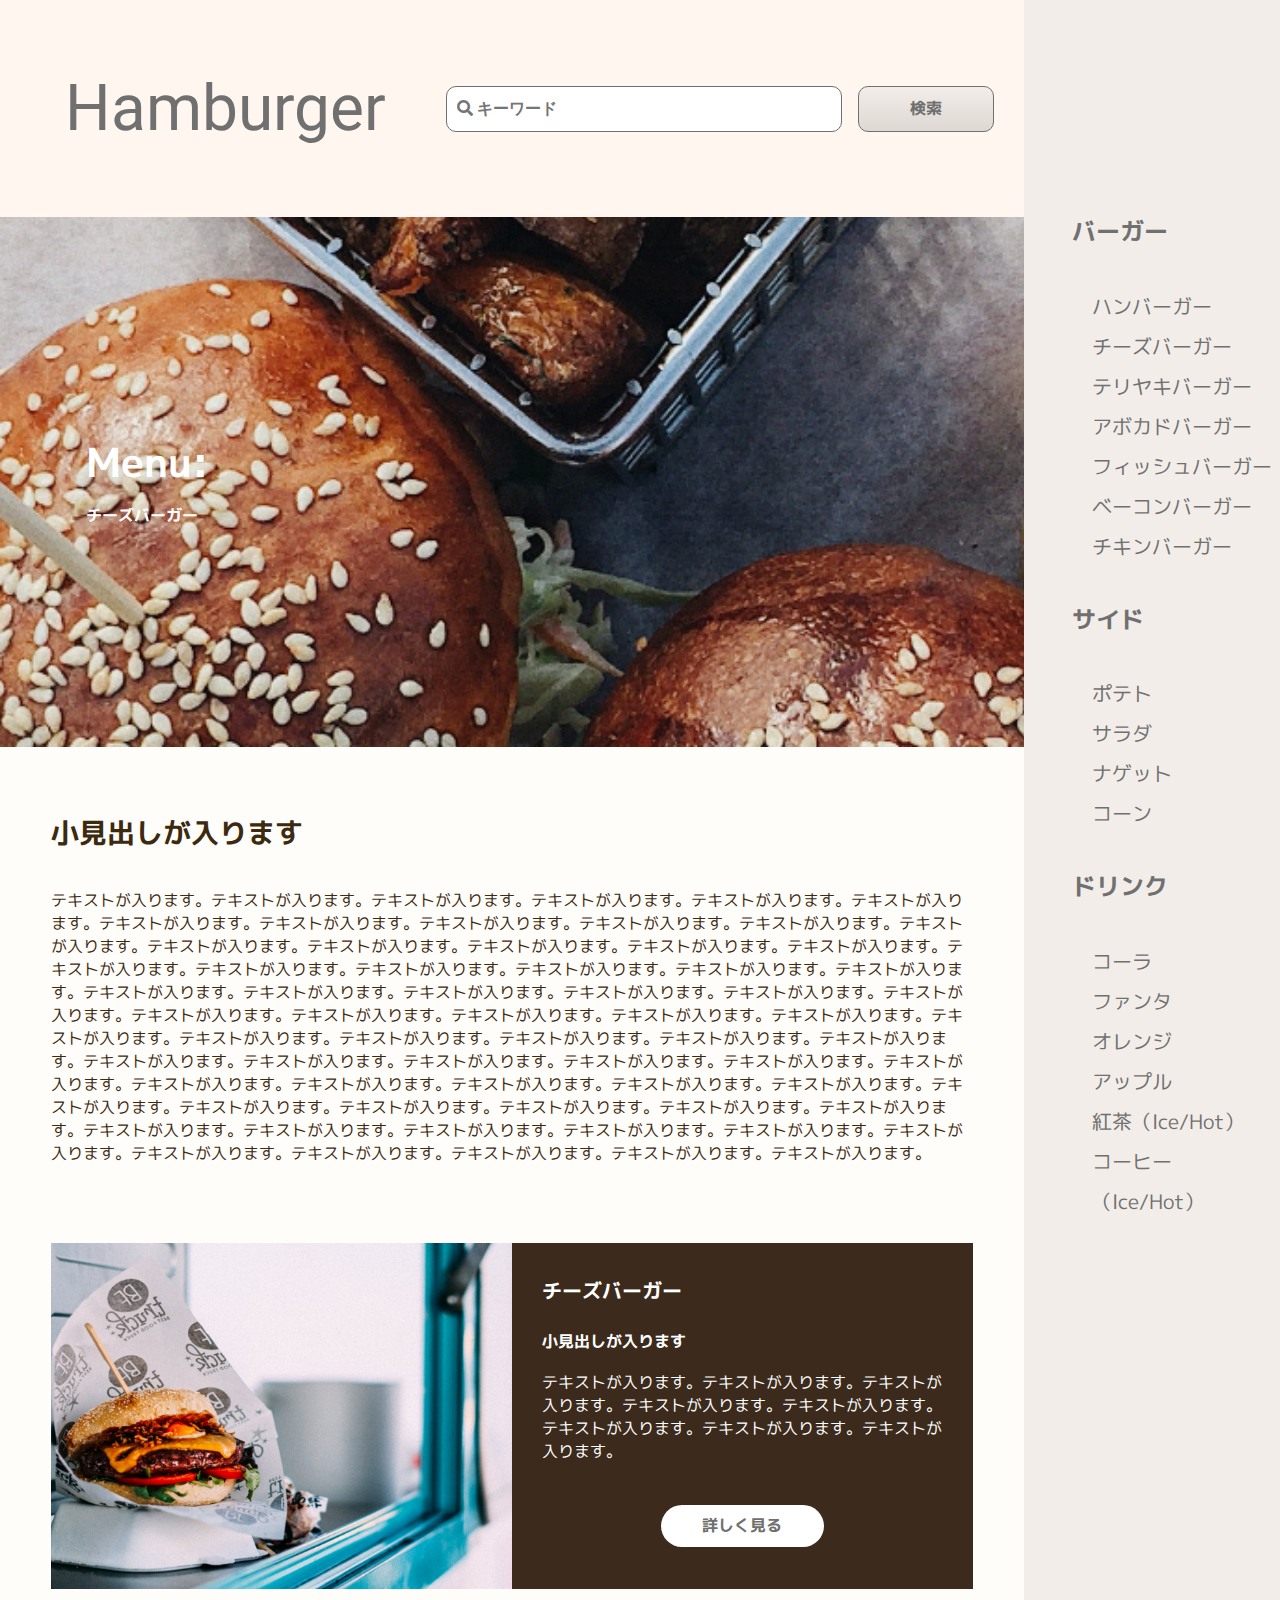
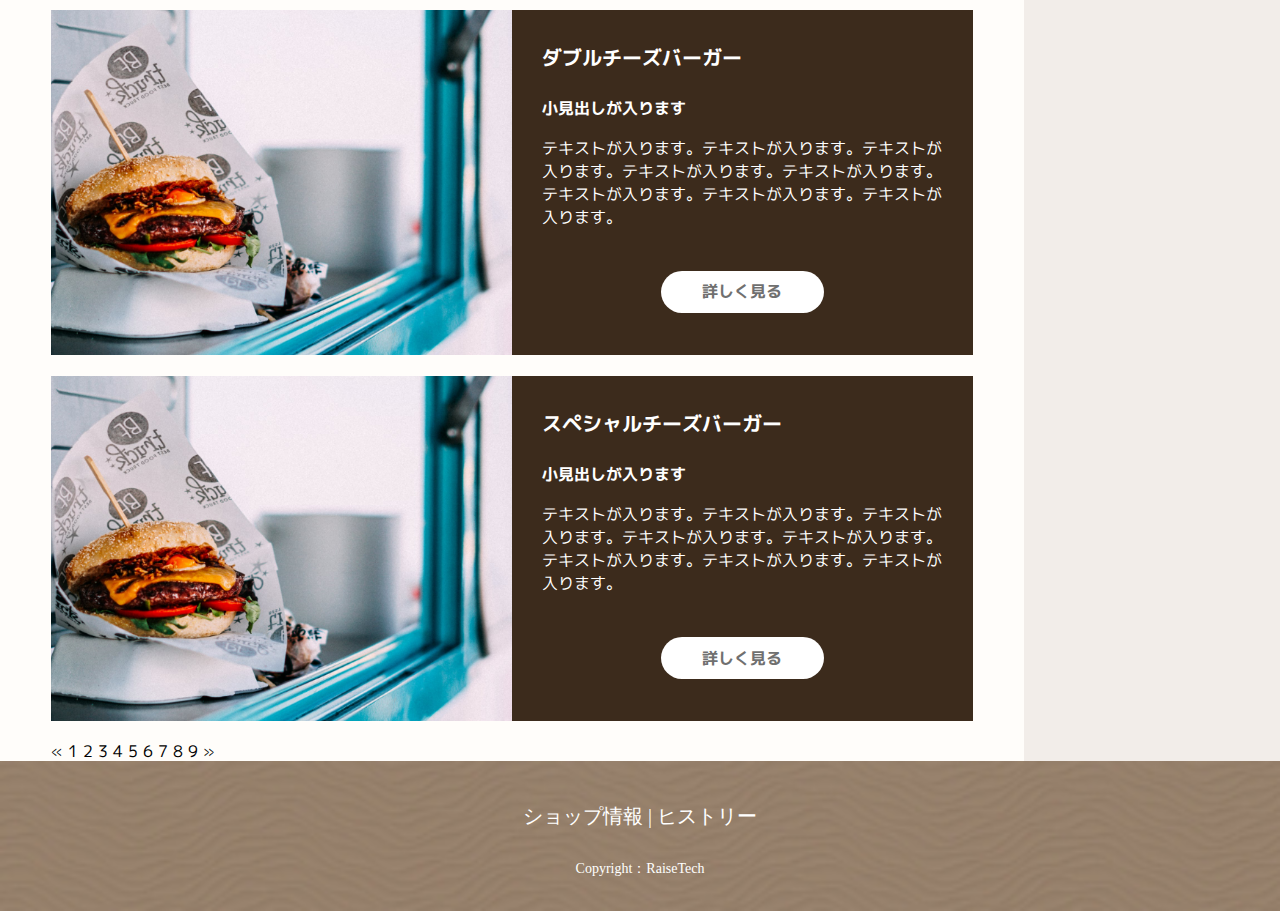
<file: archive.html>
<!DOCTYPE html>
<html lang="ja">
<head>
    <meta charset="UTF-8">
    <title>Hamburger Site</title>
    <link rel="stylesheet" href="./style.css">
    <link href="https://fonts.googleapis.com/css2?family=Roboto:wght@700&display=swap" rel="stylesheet">
    <link href="https://fonts.googleapis.com/css2?family=M+PLUS+1p:wght@100;300;400;500;700;800;900&display=swap" rel="stylesheet">
    <link href="https://use.fontawesome.com/releases/v5.15.1/css/all.css" rel="stylesheet">
    <script type="text/javascript" src="https://code.jquery.com/jquery-3.4.1.min.js"></script>
</head>
<body>
    <div class="l-main">
        <div class="l-main__left">
            <!--ヘッダー-->
            <header class="l-header p-header">
                <div class="p-header__logo">
                    <h1>Hamburger</h1>
                </div>
                <form class="p-search-form" action="#" method="post">
                    <input type="search" class="p-search-form__search fas" name="search" placeholder="&#xf002; キーワード">
                    <input type="submit" class="p-search-form__submit" name="submit" value="検索">
                </form>
                <div class="p-toggle-btn">
                    <span class="p-toggle-btn__menu">Menu</span>
                    <div class="p-toggle-btn__close-btn">
                        <span class="p-toggle-btn__close-btn__close"></span>
                    </div>
                </div>
            </header>
                
            <!--メインコンテンツ-->
            <main>
                <div class="p-main">
                    <div class="p-main__background"></div>
                    <div class="p-main__wrapper">
                        <img class="p-main__wrapper__img" src="./img/page-title_arcive@2x.jpg">
                        <div class="p-main__wrapper__title">
                            <h2>Menu:</h2>
                            <p>チーズバーガー</p>
                        </div>
                    </div>
                    <!--タイトル-->
                    <div class="p-archive">
                        <div class="p-archive__text">
                            <div class="p-archive__text__ttl">
                            <h3>小見出しが入ります</h3>
                            </div>
                            <div class="p-archive__text__detail">
                            <p>テキストが入ります。テキストが入ります。テキストが入ります。テキストが入ります。テキストが入ります。テキストが入ります。テキストが入ります。テキストが入ります。テキストが入ります。テキストが入ります。テキストが入ります。テキストが入ります。テキストが入ります。テキストが入ります。テキストが入ります。テキストが入ります。テキストが入ります。テキストが入ります。テキストが入ります。テキストが入ります。テキストが入ります。テキストが入ります。テキストが入ります。テキストが入ります。テキストが入ります。テキストが入ります。テキストが入ります。テキストが入ります。テキストが入ります。テキストが入ります。テキストが入ります。テキストが入ります。テキストが入ります。テキストが入ります。テキストが入ります。テキストが入ります。テキストが入ります。テキストが入ります。テキストが入ります。テキストが入ります。テキストが入ります。テキストが入ります。テキストが入ります。テキストが入ります。テキストが入ります。テキストが入ります。テキストが入ります。テキストが入ります。テキストが入ります。テキストが入ります。テキストが入ります。テキストが入ります。テキストが入ります。テキストが入ります。テキストが入ります。テキストが入ります。テキストが入ります。テキストが入ります。テキストが入ります。テキストが入ります。テキストが入ります。テキストが入ります。テキストが入ります。テキストが入ります。テキストが入ります。テキストが入ります。テキストが入ります。テキストが入ります。</p>
                            </div>
                        </div>
                        <!--チーズバーガー-->
                        <div class="p-archive__menu">
                            <img src="./img/e3472c768077e90f47f5ca3c6ba0144e.png">
                            <div class="p-archive__menu__text">
                                <h4>チーズバーガー</h4>
                                <h5>小見出しが入ります</h5>
                                <p>テキストが入ります。テキストが入ります。テキストが入ります。テキストが入ります。テキストが入ります。テキストが入ります。テキストが入ります。テキストが入ります。</p>
                                <div class="c-archive__button p-archive__button">
                                    <p><a href="#">詳しく見る</a></p>
                                </div>
                            </div>
                        </div>
                        <!--ダブルチーズバーガー-->
                        <div class="p-archive__menu">
                            <img src="./img/e3472c768077e90f47f5ca3c6ba0144e.png">
                            <div class="p-archive__menu__text">
                                <h4>ダブルチーズバーガー</h4>
                                <h5>小見出しが入ります</h5>
                                <p>テキストが入ります。テキストが入ります。テキストが入ります。テキストが入ります。テキストが入ります。テキストが入ります。テキストが入ります。テキストが入ります。</p>
                                <div class="c-archive__button p-archive__button">
                                    <p><a href="#">詳しく見る</a></p>
                                </div>
                            </div>
                        </div>
                        <!--スペシャルチーズバーガー-->
                        <div class="p-archive__menu">
                            <img src="./img/e3472c768077e90f47f5ca3c6ba0144e.png">
                            <div class="p-archive__menu__text">
                                <h4>スペシャルチーズバーガー</h4>
                                <h5>小見出しが入ります</h5>
                                <p>テキストが入ります。テキストが入ります。テキストが入ります。テキストが入ります。テキストが入ります。テキストが入ります。テキストが入ります。テキストが入ります。</p>
                                <div class="c-archive__button p-archive__button">
                                    <p><a href="#">詳しく見る</a></p>
                                </div>
                            </div>
                        </div>
                        <div class="p-archive__pagination">
                            <a class="prev page-numbers" href="https://techacademy.jp/magazine/category/webdesign/">«</a><!-- 現在の前のページへのリンク -->
                            <span class="page-numbers current">1</span><!-- 現在閲覧しているページ(1ページ) -->
                            <a class="page-numbers" href="/archive/page/2">2</a><!-- 2ページ目へのリンク -->
                            <a class="page-numbers" href="/archive/page/3">3</a><!-- 3ページ目へのリンク -->
                            <a class="page-numbers" href="/archive/page/4">4</a><!-- 4ページ目へのリンク -->
                            <a class="page-numbers" href="/archive/page/5">5</a><!-- 5ページ目へのリンク -->
                            <a class="page-numbers" href="/archive/page/6">6</a><!-- 6ページ目へのリンク -->
                            <a class="page-numbers" href="/archive/page/7">7</a><!-- 7ページ目へのリンク -->
                            <a class="page-numbers" href="/archive/page/8">8</a><!-- 8ページ目へのリンク -->
                            <a class="page-numbers" href="/archive/page/9">9</a><!-- 9ページ目へのリンク -->
                            <a class="next page-numbers" href="/archive/page/2">»</a><!-- 現在の次のページへのリンク -->
                          </div>
                    </div>
                </div>
            </main>
        </div>
        <!--サイドバー-->
        <aside class="l-sidebar p-sidebar">
            <ul class="p-sidebar__menu">
                <li class="p-sidebar__menu__category"><a href="#">バーガー</a>
                    <ul class="p-sidebar__menu__each">
                        <li><a href="#">ハンバーガー</a></li>
                        <li><a href="#">チーズバーガー</a></li>
                        <li><a href="#">テリヤキバーガー</a></li>
                        <li><a href="#">アボカドバーガー</a></li>
                        <li><a href="#">フィッシュバーガー</a></li>
                        <li><a href="#">ベーコンバーガー</a></li>
                        <li><a href="#">チキンバーガー</a></li>
                    </ul>
                </li>
                <li class="p-sidebar__menu__category"><a href="#">サイド</a>
                    <ul class="p-sidebar__menu__each">
                        <li><a href="#">ポテト</a></li>
                        <li><a href="#">サラダ</a></li>
                        <li><a href="#">ナゲット</a></li>
                        <li><a href="#">コーン</a></li>
                    </ul>
                </li>
                <li class="p-sidebar__menu__category"><a href="#">ドリンク</a>
                    <ul class="p-sidebar__menu__each">
                        <li><a href="#">コーラ</a></li>
                        <li><a href="#">ファンタ</a></li>
                        <li><a href="#">オレンジ</a></li>
                        <li><a href="#">アップル</a></li>
                        <li><a href="#">紅茶（Ice/Hot）</a></li>
                        <li><a href="#">コーヒー（Ice/Hot）</a></li>
                    </ul>
                </li>
            </ul>
        </aside>
    </div>
    <!--フッター-->
    <footer class="l-footer p-footer">
        <div class="p-footer__wrapper">
            <img class="p-footer__wrapper__img" src="img/pc_footer.jpg">
            <div class="p-footer__about">
                <p class="p-footer__about__shop"><a href="#">ショップ情報</a></p>
                <p class="p-footer__about__line">|</p>
                <p class="p-footer__about__history"><a href="#">ヒストリー</a></p>
            </div>
            <div class="p-footer__copy">
                <p>Copyright：RaiseTech</p>
            </div>
        </div>
    </footer>
    <script src="js/script.js"></script>
</body>
</html>
</file>
<file: style.css>
@charset "UTF-8";
/*! destyle.css v3.0.0 | MIT License | https://github.com/nicolas-cusan/destyle.css */
/* Reset box-model and set borders */
/* ============================================ */
*,
::before,
::after {
  box-sizing: border-box;
  border-style: solid;
  border-width: 0;
}

/* Document */
/* ============================================ */
/**
 * 1. Correct the line height in all browsers.
 * 2. Prevent adjustments of font size after orientation changes in iOS.
 * 3. Remove gray overlay on links for iOS.
 */
html {
  line-height: 1.15;
  /* 1 */
  -webkit-text-size-adjust: 100%;
  /* 2 */
  -webkit-tap-highlight-color: transparent;
  /* 3*/
}

/* Sections */
/* ============================================ */
/**
 * Remove the margin in all browsers.
 */
body {
  margin: 0;
}

/**
 * Render the `main` element consistently in IE.
 */
main {
  display: block;
}

/* Vertical rhythm */
/* ============================================ */
p,
table,
blockquote,
address,
pre,
iframe,
form,
figure,
dl {
  margin: 0;
}

/* Headings */
/* ============================================ */
h1,
h2,
h3,
h4,
h5,
h6 {
  font-size: inherit;
  font-weight: inherit;
  margin: 0;
}

/* Lists (enumeration) */
/* ============================================ */
ul,
ol {
  margin: 0;
  padding: 0;
  list-style: none;
}

/* Lists (definition) */
/* ============================================ */
dt {
  font-weight: bold;
}

dd {
  margin-left: 0;
}

/* Grouping content */
/* ============================================ */
/**
 * 1. Add the correct box sizing in Firefox.
 * 2. Show the overflow in Edge and IE.
 */
hr {
  box-sizing: content-box;
  /* 1 */
  height: 0;
  /* 1 */
  overflow: visible;
  /* 2 */
  border-top-width: 1px;
  margin: 0;
  clear: both;
  color: inherit;
}

/**
 * 1. Correct the inheritance and scaling of font size in all browsers.
 * 2. Correct the odd `em` font sizing in all browsers.
 */
pre {
  font-family: monospace, monospace;
  /* 1 */
  font-size: inherit;
  /* 2 */
}

address {
  font-style: inherit;
}

/* Text-level semantics */
/* ============================================ */
/**
 * Remove the gray background on active links in IE 10.
 */
a {
  background-color: transparent;
  text-decoration: none;
  color: inherit;
}

/**
 * 1. Remove the bottom border in Chrome 57-
 * 2. Add the correct text decoration in Chrome, Edge, IE, Opera, and Safari.
 */
abbr[title] {
  -webkit-text-decoration: underline dotted;
          text-decoration: underline dotted;
  /* 2 */
}

/**
 * Add the correct font weight in Chrome, Edge, and Safari.
 */
b,
strong {
  font-weight: bolder;
}

/**
 * 1. Correct the inheritance and scaling of font size in all browsers.
 * 2. Correct the odd `em` font sizing in all browsers.
 */
code,
kbd,
samp {
  font-family: monospace, monospace;
  /* 1 */
  font-size: inherit;
  /* 2 */
}

/**
 * Add the correct font size in all browsers.
 */
small {
  font-size: 80%;
}

/**
 * Prevent `sub` and `sup` elements from affecting the line height in
 * all browsers.
 */
sub,
sup {
  font-size: 75%;
  line-height: 0;
  position: relative;
  vertical-align: baseline;
}

sub {
  bottom: -0.25em;
}

sup {
  top: -0.5em;
}

/* Replaced content */
/* ============================================ */
/**
 * Prevent vertical alignment issues.
 */
svg,
img,
embed,
object,
iframe {
  vertical-align: bottom;
}

/* Forms */
/* ============================================ */
/**
 * Reset form fields to make them styleable.
 * 1. Make form elements stylable across systems iOS especially.
 * 2. Inherit text-transform from parent.
 */
button,
input,
optgroup,
select,
textarea {
  -webkit-appearance: none;
  /* 1 */
  -moz-appearance: none;
       appearance: none;
  vertical-align: middle;
  color: inherit;
  font: inherit;
  background: transparent;
  padding: 0;
  margin: 0;
  border-radius: 0;
  text-align: inherit;
  text-transform: inherit;
  /* 2 */
}

/**
 * Reset radio and checkbox appearance to preserve their look in iOS.
 */
[type=checkbox] {
  -webkit-appearance: checkbox;
  -moz-appearance: checkbox;
       appearance: checkbox;
}

[type=radio] {
  -webkit-appearance: radio;
  -moz-appearance: radio;
       appearance: radio;
}

/**
 * Correct cursors for clickable elements.
 */
button,
[type=button],
[type=reset],
[type=submit] {
  cursor: pointer;
}

button:disabled,
[type=button]:disabled,
[type=reset]:disabled,
[type=submit]:disabled {
  cursor: default;
}

/**
 * Improve outlines for Firefox and unify style with input elements & buttons.
 */
:-moz-focusring {
  outline: auto;
}

select:disabled {
  opacity: inherit;
}

/**
 * Remove padding
 */
option {
  padding: 0;
}

/**
 * Reset to invisible
 */
fieldset {
  margin: 0;
  padding: 0;
  min-width: 0;
}

legend {
  padding: 0;
}

/**
 * Add the correct vertical alignment in Chrome, Firefox, and Opera.
 */
progress {
  vertical-align: baseline;
}

/**
 * Remove the default vertical scrollbar in IE 10+.
 */
textarea {
  overflow: auto;
}

/**
 * Correct the cursor style of increment and decrement buttons in Chrome.
 */
[type=number]::-webkit-inner-spin-button,
[type=number]::-webkit-outer-spin-button {
  height: auto;
}

/**
 * 1. Correct the outline style in Safari.
 */
[type=search] {
  outline-offset: -2px;
  /* 1 */
}

/**
 * Remove the inner padding in Chrome and Safari on macOS.
 */
[type=search]::-webkit-search-decoration {
  -webkit-appearance: none;
}

/**
 * 1. Correct the inability to style clickable types in iOS and Safari.
 * 2. Fix font inheritance.
 */
::-webkit-file-upload-button {
  -webkit-appearance: button;
  /* 1 */
  font: inherit;
  /* 2 */
}

/**
 * Clickable labels
 */
label[for] {
  cursor: pointer;
}

/* Interactive */
/* ============================================ */
/*
 * Add the correct display in Edge, IE 10+, and Firefox.
 */
details {
  display: block;
}

/*
 * Add the correct display in all browsers.
 */
summary {
  display: list-item;
}

/*
 * Remove outline for editable content.
 */
[contenteditable]:focus {
  outline: auto;
}

/* Tables */
/* ============================================ */
/**
1. Correct table border color inheritance in all Chrome and Safari.
*/
table {
  border-color: inherit;
  /* 1 */
}

caption {
  text-align: left;
}

td,
th {
  vertical-align: top;
  padding: 0;
}

th {
  text-align: left;
  font-weight: bold;
}

* {
  transition-property: font-size, height, width, top, left, margin;
  transition-duration: 0.5s;
}

html {
  height: 100vh;
}

body {
  width: 100%;
}
body.is-open {
  position: fixed;
}
@media only screen and (min-width: 1280px) {
  body.is-open {
    position: static;
  }
}

h1 {
  font-family: "Roboto", sans-serif;
  font-size: 40px;
  color: #707070;
}
@media only screen and (min-width: 1280px) {
  h1 {
    font-size: 64px;
  }
}

h2 {
  font-family: "M PLUS 1p", sans-serif;
  font-size: 36px;
  font-weight: bold;
  color: #FFFFFF;
}
@media only screen and (min-width: 1280px) {
  h2 {
    font-size: 40px;
  }
}

.l-header {
  width: 100%;
  height: 217px;
}

.l-main {
  width: 100%;
}
@media only screen and (min-width: 1280px) {
  .l-main {
    display: flex;
  }
}
@media only screen and (min-width: 1280px) {
  .l-main__left {
    width: 80%;
  }
}

.l-sidebar {
  width: 100%;
  height: 100vh;
  overflow-y: auto;
  position: fixed;
  top: 0;
  left: 100%;
  z-index: 100;
  /*右からスライド*/
  transition: left 0.3s;
}
@media only screen and (min-width: 1280px) {
  .l-sidebar {
    width: 20%;
    height: auto;
    overflow-y: visible;
    position: static;
    left: 0;
    z-index: 0;
  }
}
.l-sidebar.is-open {
  left: 12%;
}
@media only screen and (min-width: 834px) {
  .l-sidebar.is-open {
    left: 56%;
  }
}
@media only screen and (min-width: 1280px) {
  .l-sidebar.is-open {
    left: 0;
  }
}

.l-footer {
  width: 100%;
  height: 150px;
}

.p-header {
  background-color: #FFF7EF;
  text-align: center;
  z-index: 100;
  height: 217px;
}
@media only screen and (min-width: 1280px) {
  .p-header {
    display: flex;
    align-items: center;
  }
}
.p-header__logo {
  padding: 36px 0;
}
@media only screen and (min-width: 1280px) {
  .p-header__logo {
    padding: 0 0 0 65px;
  }
}

.p-toggle-btn__menu {
  font-family: "Roboto", sans-serif;
  font-size: 20px;
  color: #707070;
  position: absolute;
  top: 20px;
  right: 18px;
  cursor: pointer;
}
@media only screen and (min-width: 834px) {
  .p-toggle-btn__menu {
    font-size: 34px;
  }
}
@media only screen and (min-width: 1280px) {
  .p-toggle-btn__menu {
    font-size: 34px;
    z-index: 1000;
    top: 90px;
    right: -130px;
    cursor: auto;
  }
}
.p-toggle-btn__close-btn {
  position: fixed;
  right: 15px;
  top: 23px;
  display: none;
  z-index: 200;
}
.p-toggle-btn__close-btn.is-open {
  display: block;
}
@media only screen and (min-width: 1280px) {
  .p-toggle-btn__close-btn.is-open {
    display: none;
  }
}
.p-toggle-btn__close-btn__close {
  display: block;
  position: relative;
  top: 0px;
  width: 32px;
  height: 32px;
}
.p-toggle-btn__close-btn__close::before {
  content: "";
  position: absolute;
  top: 50%;
  left: 50%;
  width: 6px;
  height: 40px;
  transform: translate(-50%, -50%) rotate(45deg);
  background-color: #707070;
}
.p-toggle-btn__close-btn__close::after {
  content: "";
  position: absolute;
  top: 50%;
  left: 50%;
  width: 6px;
  height: 40px;
  transform: translate(-50%, -50%) rotate(-45deg);
  background-color: #707070;
}

.p-search-form {
  display: block;
  margin: 0 auto;
  padding-bottom: 45px;
  font-family: "M PLUS 1p", sans-serif;
  font-size: 16px;
  font-weight: lighter;
  color: #707070;
}
@media only screen and (min-width: 1280px) {
  .p-search-form {
    padding-bottom: 0;
    margin-right: 30px;
  }
}
.p-search-form__search {
  width: 230px;
  height: 46px;
  background-color: #FFFFFF;
  border: solid 1px;
  border-radius: 10px;
  border-color: #707070;
  text-align: left;
  padding-left: 10px;
  margin-right: 12px;
}
@media only screen and (min-width: 834px) {
  .p-search-form__search {
    width: 396px;
  }
}
@media only screen and (min-width: 1280px) {
  .p-search-form__search {
    width: 396px;
  }
}
.p-search-form__submit {
  width: 78px;
  height: 46px;
  background: linear-gradient(180deg, #F2EDE9, #DED8D3);
  border: solid 1px;
  border-radius: 10px;
  border-color: #707070;
  font-weight: bold;
}
@media only screen and (min-width: 834px) {
  .p-search-form__submit {
    width: 136px;
  }
}

.p-main {
  background-color: #FFFDFA;
}
.p-main__background {
  position: fixed;
  left: 0;
  top: 0;
  width: 100vw;
  height: 100vh;
  z-index: 50;
  background: #000;
  opacity: 0;
  visibility: hidden;
  transition: all 0.6s;
  cursor: pointer;
}
.p-main__background.is-open {
  opacity: 0.5;
  visibility: visible;
}
@media only screen and (min-width: 1280px) {
  .p-main__background.is-open {
    visibility: hidden;
  }
}
.p-main__wrapper {
  width: 100%;
  height: 285px;
  margin-bottom: 36px;
  position: relative;
}
@media only screen and (min-width: 834px) {
  .p-main__wrapper {
    margin-bottom: 40px;
  }
}
@media only screen and (min-width: 1280px) {
  .p-main__wrapper {
    height: 530px;
    margin-bottom: 70px;
  }
}
.p-main__wrapper__img {
  width: 100%;
  height: 100%;
  -o-object-fit: cover;
     object-fit: cover;
  -o-object-position: 0 100%;
     object-position: 0 100%;
}
.p-main__wrapper__title {
  position: absolute;
  left: 25px;
  top: 50%;
  transform: translate(0, -50%);
}
@media only screen and (min-width: 834px) {
  .p-main__wrapper__title {
    left: 86px;
  }
}
@media only screen and (min-width: 1280px) {
  .p-main__wrapper__title {
    left: 86px;
  }
}
.p-main__wrapper__title p {
  color: #FFFFFF;
  font-family: "M PLUS 1p", sans-serif;
  font-size: 16px;
  font-weight: bold;
  margin-top: 21px;
}
.p-main__flex {
  width: 90%;
  margin: 0 auto;
}
@media only screen and (min-width: 834px) {
  .p-main__flex {
    display: flex;
    justify-content: space-between;
  }
}
.p-main__flex__left {
  margin-bottom: 20px;
  position: relative;
}
@media only screen and (min-width: 834px) {
  .p-main__flex__left {
    width: 47%;
    margin-bottom: 40px;
  }
}
.p-main__flex__left h3 {
  font-family: "Roboto", sans-serif;
  font-size: 41px;
  color: #EAEAEA;
  position: absolute;
  top: 25px;
  left: 12px;
}
@media only screen and (min-width: 1280px) {
  .p-main__flex__left h3 {
    font-size: 80px;
  }
}
.p-main__flex__right {
  margin-bottom: 50px;
  position: relative;
}
@media only screen and (min-width: 834px) {
  .p-main__flex__right {
    width: 47%;
    margin-bottom: 40px;
  }
}
.p-main__flex__right h3 {
  font-family: "Roboto", sans-serif;
  font-size: 41px;
  color: #FFFFFF;
  position: absolute;
  top: 25px;
  left: 12px;
}
@media only screen and (min-width: 1280px) {
  .p-main__flex__right h3 {
    font-size: 80px;
  }
}
.p-main__flex__img {
  width: 100%;
  height: auto;
  -o-object-fit: cover;
     object-fit: cover;
}
.p-main__under-bar {
  position: relative;
}
.p-main__under-bar::after {
  content: "";
  width: 40px;
  height: 4px;
  background-color: #fff;
  position: absolute;
  top: 60px;
  left: 0;
}
@media only screen and (min-width: 834px) {
  .p-main__under-bar::after {
    width: 75px;
    top: 66px;
  }
}
@media only screen and (min-width: 1280px) {
  .p-main__under-bar::after {
    width: 63px;
    top: 110px;
  }
}
.p-main__opacity {
  width: 94%;
  position: absolute;
  bottom: 10px;
  left: 50%;
  transform: translateX(-50%);
  -webkit-transform: translateX(-50%);
  -ms-transform: translateX(-50%);
}
.p-main__opacity-box {
  background-color: rgba(255, 255, 255, 0.8);
  padding: 26px 12px 54px 12px;
  margin-top: 10px;
}
.p-main__opacity-box h4 {
  font-family: "M PLUS 1p", sans-serif;
  font-size: 24px;
  font-weight: bold;
  padding-bottom: 30px;
  color: #3C2A10;
}
.p-main__opacity-box p {
  font-size: 16px;
  line-height: 23px;
  color: #3C2A10;
}
.p-main__map {
  width: 100%;
  position: relative;
  top: 0px;
  background-color: #000;
  overflow: hidden;
}
.p-main__map iframe {
  width: 100%;
  min-height: 691px;
  -o-object-fit: cover;
     object-fit: cover;
  border: 0;
  filter: opacity(60%);
  -webkit-filter: opacity(60%);
}
.p-main__map__opacity {
  position: absolute;
  top: 0;
  left: 0;
  width: 100%;
  height: 60%;
  background-color: #000;
  opacity: 0.29;
}
@media only screen and (min-width: 834px) {
  .p-main__map__opacity {
    height: 100%;
  }
}
@media only screen and (min-width: 1280px) {
  .p-main__map__opacity {
    width: 60%;
  }
}
.p-main__map__text {
  padding: 48px 42px;
  position: absolute;
  top: 0px;
  color: #fff;
}
@media only screen and (min-width: 1280px) {
  .p-main__map__text {
    padding: 90px 120px;
  }
}
.p-main__map__text__ttl {
  font-size: 30px;
  font-weight: bold;
  line-height: normal;
  margin-bottom: 52px;
}
@media only screen and (min-width: 1280px) {
  .p-main__map__text__ttl {
    font-size: 36px;
    margin-bottom: 116px;
  }
}
.p-main__map__text__detail {
  font-size: 16px;
  font-weight: bold;
  line-height: 33px;
  height: 100%;
}
.p-main__map__under-bar {
  position: relative;
}
.p-main__map__under-bar::after {
  content: "";
  width: 75px;
  height: 2px;
  background-color: #fff;
  position: absolute;
  top: 58px;
  left: 0;
}
@media only screen and (min-width: 834px) {
  .p-main__map__under-bar::after {
    top: 58px;
  }
}
@media only screen and (min-width: 1280px) {
  .p-main__map__under-bar::after {
    top: 98px;
  }
}

.p-archive {
  width: 90%;
  margin: 0 auto;
  font-family: "M PLUS 1p", sans-serif;
}
.p-archive__text {
  color: #3C2A10;
}
.p-archive__text h3 {
  font-size: 28px;
  font-weight: bold;
  padding-bottom: 40px;
}
.p-archive__text p {
  font-size: 16px;
  line-height: 23px;
  margin-bottom: 24px;
}
@media only screen and (min-width: 1280px) {
  .p-archive__text p {
    margin-bottom: 78px;
  }
}
.p-archive__menu {
  background-color: #3C2B1C;
  color: #FFFFFF;
  margin-bottom: 21px;
}
.p-archive__menu img {
  width: 100%;
  -o-object-fit: cover;
     object-fit: cover;
}
@media only screen and (min-width: 834px) {
  .p-archive__menu img {
    width: 50%;
  }
}
@media only screen and (min-width: 834px) {
  .p-archive__menu {
    display: flex;
  }
}
.p-archive__menu__text {
  font-family: "M PLUS 1p", sans-serif;
  padding: 36px 30px 42px 30px;
}
.p-archive__menu__text h4 {
  font-size: 20px;
  font-weight: bold;
  margin-bottom: 30px;
}
.p-archive__menu__text h5 {
  font-size: 16px;
  font-weight: bold;
  margin-bottom: 20px;
}
.p-archive__menu__text p {
  font-size: 16px;
  line-height: 23px;
}
.p-archive__button {
  background-color: #FFFFFF;
  color: #707070;
  width: 163px;
  height: 42px;
  margin: 42px auto 0 auto;
  display: flex;
  justify-content: center;
  align-items: center;
}
.p-archive__button p {
  font-family: "M PLUS 1p", sans-serif;
  font-size: 16px;
  font-weight: bold;
}

.p-sidebar {
  font-family: "M PLUS 1p", sans-serif;
  color: #707070;
  background-color: #F2EDE9;
}
.p-sidebar__menu {
  padding-top: 218px;
  padding-left: 48px;
  padding-bottom: 218px;
}
.p-sidebar__menu__category {
  font-size: 24px;
  font-weight: bold;
}
.p-sidebar__menu__each {
  font-size: 20px;
  font-weight: normal;
  line-height: 2em;
  padding-left: 20px;
  margin-top: 40px;
  margin-bottom: 40px;
}
@media only screen and (min-width: 1280px) {
  .p-sidebar__menu {
    padding-bottom: 0;
  }
}

.p-footer__wrapper {
  color: #FFFFFF;
  position: relative;
  text-align: center;
}
.p-footer__wrapper__img {
  width: 100%;
  height: 150px;
  -o-object-fit: cover;
     object-fit: cover;
}
.p-footer p {
  display: inline-block;
}
.p-footer__about {
  font-size: 20px;
  position: absolute;
  top: 44px;
  width: 100%;
}
.p-footer__copy {
  position: absolute;
  bottom: 34px;
  font-size: 14px;
  width: 100%;
}

.c-archive__button {
  border-radius: 100vh;
}/*# sourceMappingURL=style.css.map */
</file>
